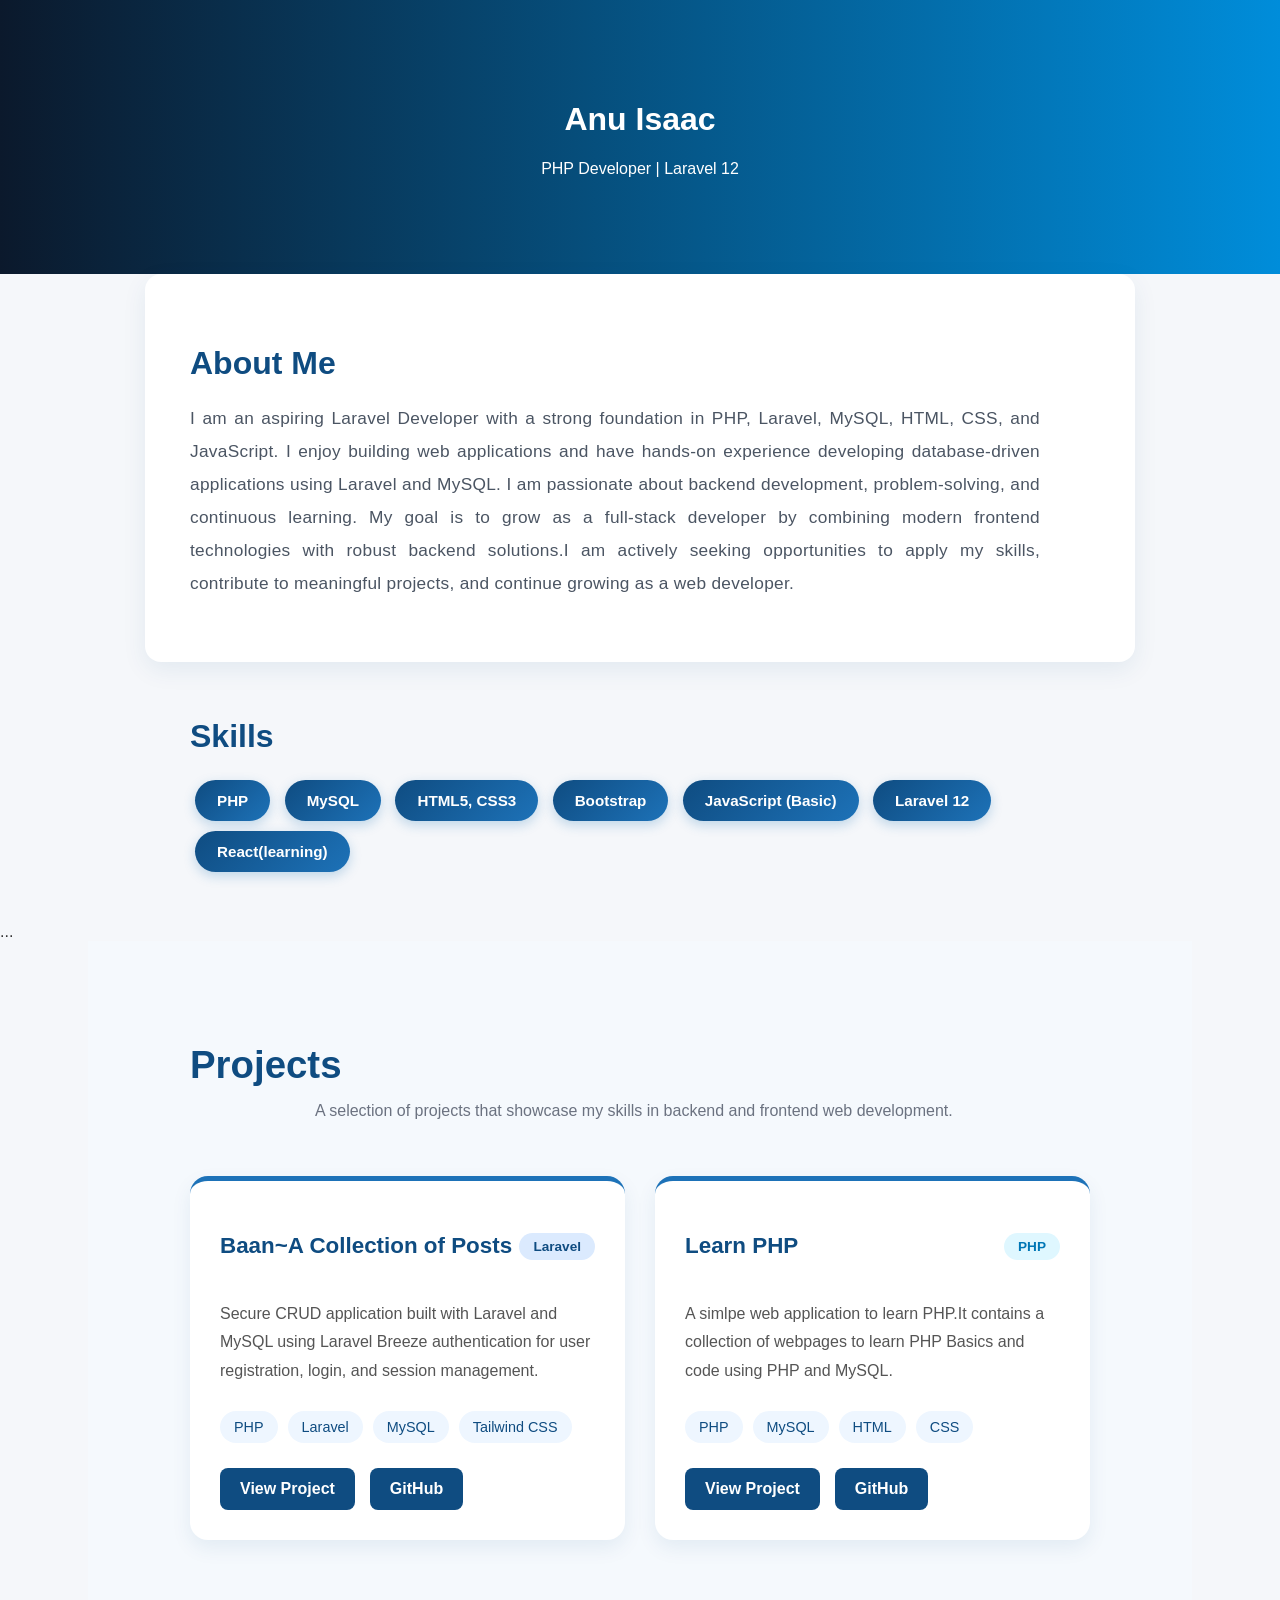
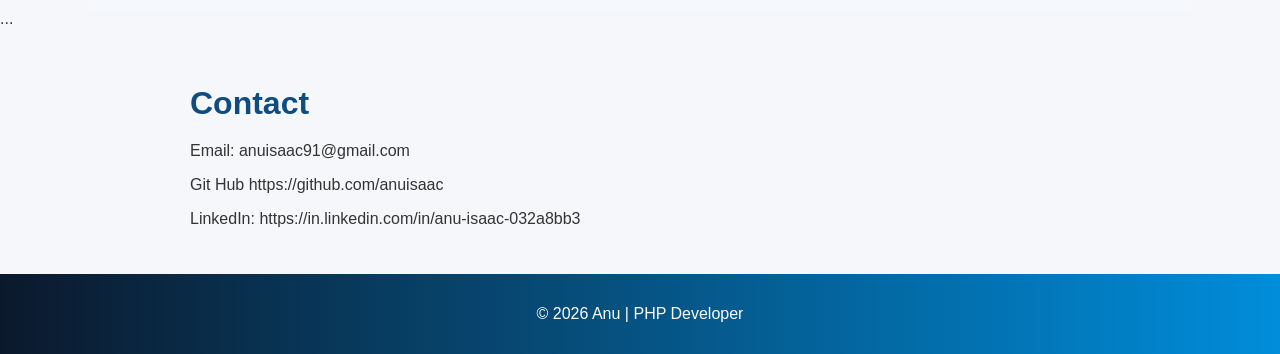
<file: index.html>
<!DOCTYPE html>
<html lang="en">
<head>
    <meta charset="UTF-8">
    <title>Anu | PHP Developer</title>
    <link rel="stylesheet" href="style.css">
</head>
<body>

<header>
    <h1>Anu Isaac</h1>
    <p>PHP Developer | Laravel 12</p>
</header>

<section class="about">
    <h2>About Me</h2>
    <p class="about-text">
        I am an aspiring Laravel Developer with a strong foundation in PHP, Laravel, MySQL, HTML, CSS, and JavaScript. I enjoy building web applications and have hands-on experience developing database-driven applications using Laravel and MySQL. I am passionate about backend development, problem-solving, and continuous learning. My goal is to grow as a full-stack developer by combining modern frontend technologies with robust backend solutions.I am actively seeking opportunities to apply my skills, contribute to meaningful projects, and continue growing as a web developer.

    </p>
</section>

<section class="skills">
    <h2>Skills</h2>
    <ul>
        <li>PHP</li>
        <li>MySQL</li>
        <li>HTML5, CSS3</li>
        <li>Bootstrap</li>
        <li>JavaScript (Basic)</li>
        <li>Laravel 12</li>
        <li>React(learning)</li>
    </ul>
</section>


...
<section class="projects">

    <h2>Projects</h2>

    <p class="projects-subtitle">
        A selection of projects that showcase my skills in backend and frontend web development.
    </p>

    <div class="project-grid">

        <div class="project-card">

            <div class="project-header">
                <h3>Baan~A Collection of Posts</h3>
                <span class="project-tag">Laravel</span>
            </div>

            <p>
                Secure CRUD application built with Laravel and MySQL using
                Laravel Breeze authentication for user registration, login,
                and session management.
            </p>

            <div class="tech-stack">
                <span>PHP</span>
                <span>Laravel</span>
                <span>MySQL</span>
                <span>Tailwind CSS</span>
            </div>

            <div class="project-buttons">
                <a href="baan.html">View Project</a>
                <a href="https://github.com/anuisaac/Baan.git">GitHub</a>
            </div>

        </div>

        <div class="project-card">

            <div class="project-header">
                <h3>Learn PHP</h3>
                <span class="project-tag react">PHP</span>
            </div>

            <p>
                A simlpe web application to learn PHP.It contains a collection of webpages to learn PHP Basics and code using PHP and MySQL.
            </p>

            <div class="tech-stack">
                <span>PHP</span>
                <span>MySQL</span>
                <span>HTML</span>
                <span>CSS</span>
                
            </div>

            <div class="project-buttons">
                <a href="#">View Project</a>
                <a href="https://github.com/anuisaac/Learn-PHP.git">GitHub</a>
            </div>

        </div>

    </div>

</section>
...

<section class="contact">
    <h2>Contact</h2>
    <p>Email: anuisaac91@gmail.com</p>
    <p>Git Hub https://github.com/anuisaac</p>
    <p>LinkedIn: https://in.linkedin.com/in/anu-isaac-032a8bb3</p>
</section>

<footer>
    <p>© 2026 Anu | PHP Developer</p>
</footer>

</body>
</html>
</file>
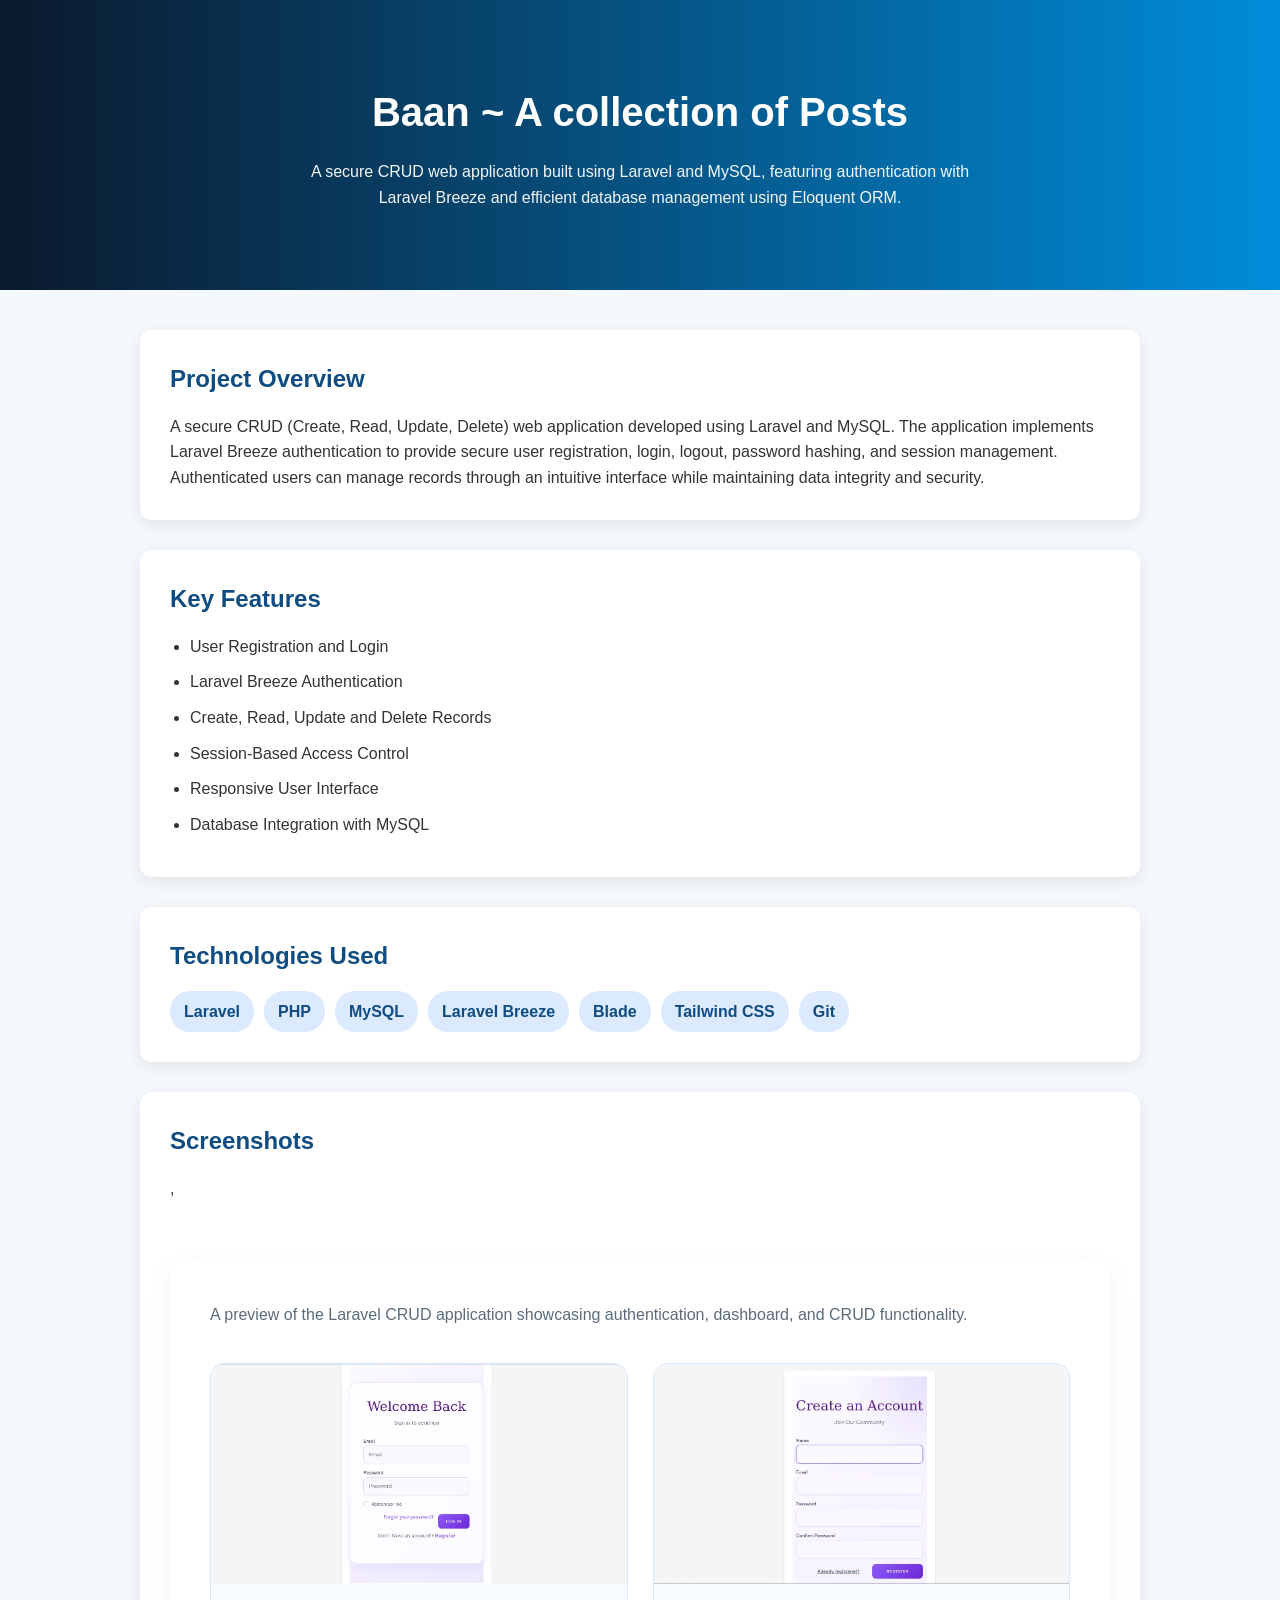
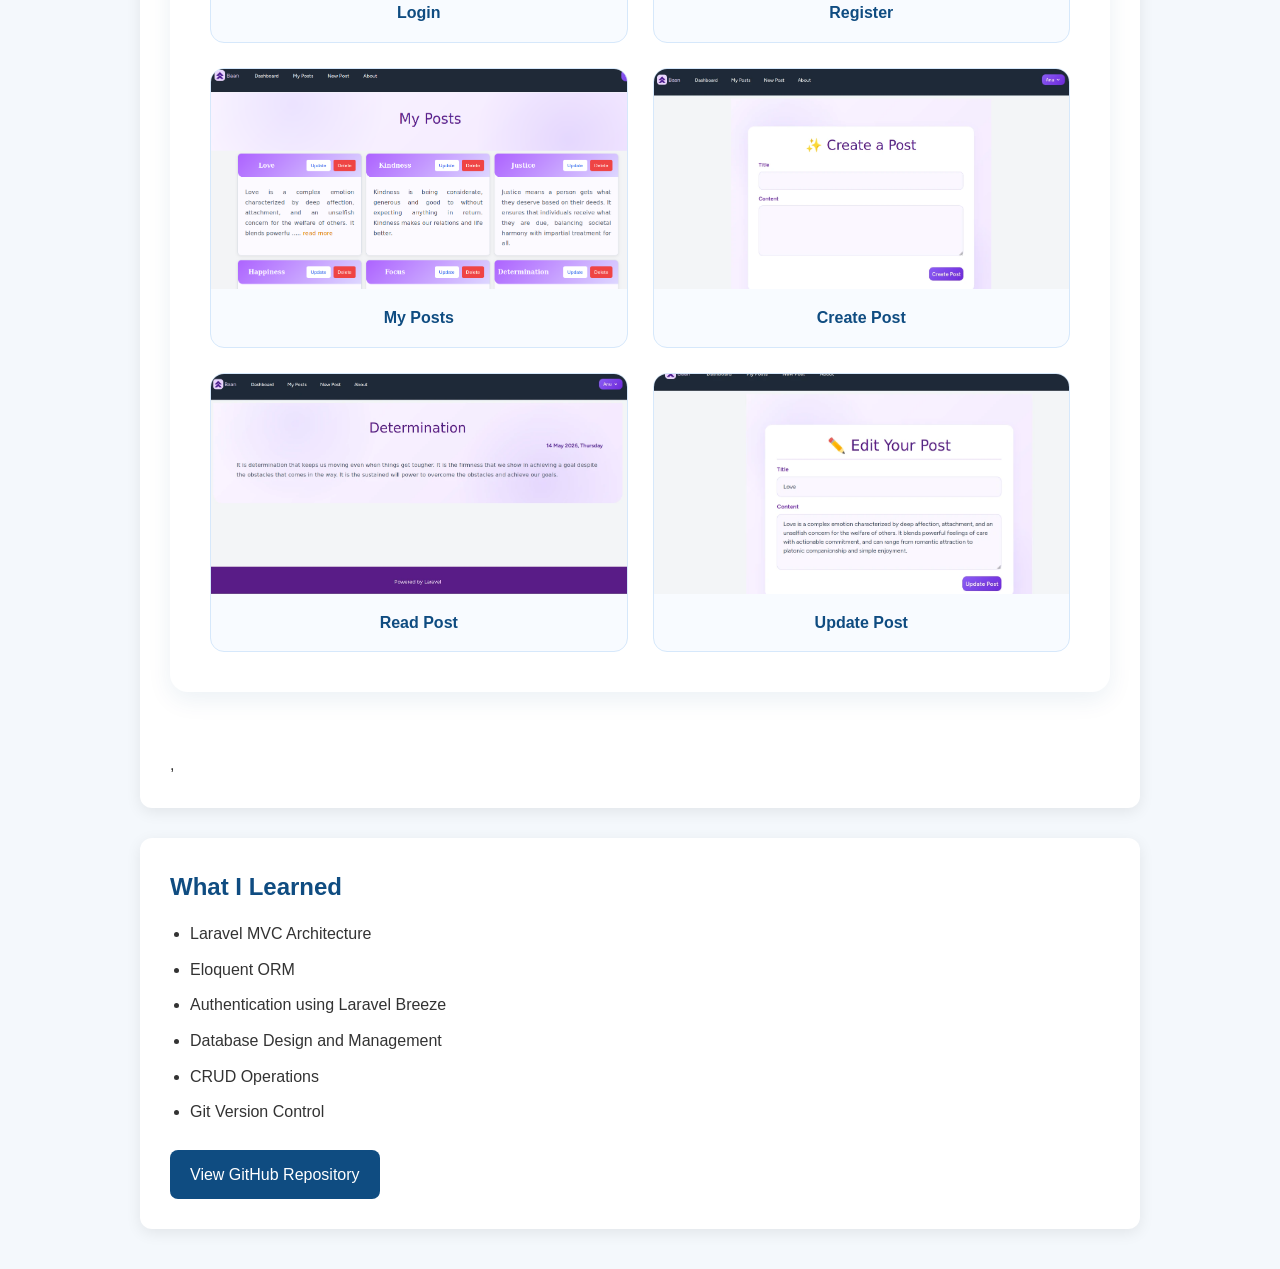
<file: baan.html>
<!DOCTYPE html>

<html lang="en">
<head>
    <meta charset="UTF-8">
    <meta name="viewport" content="width=device-width, initial-scale=1.0">
    <title>Baan</title>
    <style>
        *{
            margin:0;
            padding:0;
            box-sizing:border-box;
        }


    body{
        font-family:Segoe UI, sans-serif;
        background:#f4f8fc;
        color:#333;
        line-height:1.6;
    }

    .hero{
       
        background: linear-gradient(90deg, #0B192C 0%, #008DDA 100%);

        color:white;
        padding:80px 20px;
        text-align:center;
    }

    .hero h1{
        font-size:2.5rem;
        margin-bottom:15px;
    }

    .hero p{
        max-width:700px;
        margin:auto;
        opacity:0.95;
    }

    .container{
        width:90%;
        max-width:1000px;
        margin:40px auto;
    }

    .card{
        background:white;
        padding:30px;
        border-radius:12px;
        box-shadow:0 4px 15px rgba(0,0,0,0.08);
        margin-bottom:30px;
    }

    h2{
        color:#0f4c81;
        margin-bottom:15px;
    }

    ul{
        padding-left:20px;
    }

    li{
        margin-bottom:10px;
    }

    .tech{
        display:flex;
        flex-wrap:wrap;
        gap:10px;
    }

    .badge{
        background:#dbeafe;
        color:#0f4c81;
        padding:8px 14px;
        border-radius:20px;
        font-weight:600;
    }

    .screenshots{
        display:grid;
        grid-template-columns:repeat(auto-fit,minmax(250px,1fr));
        gap:20px;
    }

    .placeholder{
        height:180px;
        background:#eaf2fb;
        border:2px dashed #7aa8d8;
        display:flex;
        align-items:center;
        justify-content:center;
        border-radius:10px;
        color:#0f4c81;
        font-weight:600;
    }

    .btn{
        display:inline-block;
        background:#0f4c81;
        color:white;
        padding:12px 20px;
        text-decoration:none;
        border-radius:8px;
        margin-top:15px;
    }

    .btn:hover{
        background:#1d72b8;
    }

    .screenshots-section{
    margin:60px 0;
    padding:40px;
    background:#ffffff;
    border-radius:18px;
    box-shadow:0 8px 25px rgba(15,76,129,.08);
}

.screenshots-section h2{
    color:#0f4c81;
    margin-bottom:10px;
    font-size:2rem;
}

.section-text{
    color:#5c6b7a;
    margin-bottom:35px;
    line-height:1.7;
}

.gallery{
    display:grid;
    grid-template-columns:repeat(auto-fit,minmax(280px,1fr));
    gap:25px;
}

.image-card{
    background:#f8fbff;
    border-radius:14px;
    overflow:hidden;
    border:1px solid #d6e8fb;
    transition:.3s ease;
}

.image-card:hover{
    transform:translateY(-8px);
    box-shadow:0 12px 28px rgba(29,114,184,.18);
}

.image-card img{
    width:100%;
    height:220px;
    object-fit:cover;
    display:block;
}

.image-card h3{
    text-align:center;
    padding:16px;
    color:#0f4c81;
    font-size:1rem;
    font-weight:600;
}
    
</style>


</head>
<body>

<section class="hero">
    <h1>Baan ~ A collection of Posts</h1>
    <p>
        A secure CRUD web application built using Laravel and MySQL,
        featuring authentication with Laravel Breeze and efficient
        database management using Eloquent ORM.
    </p>
</section>

<div class="container">

<div class="card">
    <h2>Project Overview</h2>
    <p>
        A secure CRUD (Create, Read, Update, Delete) web application
        developed using Laravel and MySQL. The application implements
        Laravel Breeze authentication to provide secure user registration,
        login, logout, password hashing, and session management.
        Authenticated users can manage records through an intuitive
        interface while maintaining data integrity and security.
    </p>
</div>

<div class="card">
    <h2>Key Features</h2>
    <ul>
        <li>User Registration and Login</li>
        <li>Laravel Breeze Authentication</li>
        <li>Create, Read, Update and Delete Records</li>
        <li>Session-Based Access Control</li>
        <li>Responsive User Interface</li>
        <li>Database Integration with MySQL</li>
        
    </ul>
</div>

<div class="card">
    <h2>Technologies Used</h2>
    <div class="tech">
        <span class="badge">Laravel</span>
        <span class="badge">PHP</span>
        <span class="badge">MySQL</span>
        <span class="badge">Laravel Breeze</span>
        <span class="badge">Blade</span>
        <span class="badge">Tailwind CSS</span>
        <span class="badge">Git</span>
    </div>
</div>

<div class="card">
    <h2>Screenshots</h2>
    
    ,
    <section class="screenshots-section">

    
    <p class="section-text">
        A preview of the Laravel CRUD application showcasing authentication,
        dashboard, and CRUD functionality.
    </p>

    <div class="gallery">

        <div class="image-card">
            <img src="images/login.webp" alt="Login Page">
            <h3>Login</h3>
        </div>
        
        <div class="image-card">
            <img src="images/register.webp" alt="Login Page">
            <h3>Register</h3>
        </div>

        <div class="image-card">
            <img src="images/home.webp" alt="My Posts">
            <h3>My Posts</h3>
        </div>

        <div class="image-card">
            <img src="images/create.webp" alt="Create Post">
            <h3>Create Post</h3>
        </div>
        
        <div class="image-card">
            <img src="images/read.webp" alt="Create Post">
            <h3>Read Post</h3>
        </div>

        <div class="image-card">
            <img src="images/update.webp" alt="Update Post">
            <h3>Update Post</h3>
        </div>

    </div>

</section>
,
    
    
 
</div>

<div class="card">
    <h2>What I Learned</h2>
    <ul>
        <li>Laravel MVC Architecture</li>
        <li>Eloquent ORM</li>
        <li>Authentication using Laravel Breeze</li>
        <li>Database Design and Management</li>
        <li>CRUD Operations</li>
        <li>Git Version Control</li>
    </ul>

    <a href="https://github.com/anuisaac/Baan.git" class="btn">View GitHub Repository</a>
</div>

</div>

</body>
</html>
</file>
<file: style.css>
body {
    font-family: Arial, sans-serif;
    margin: 0;
    background-color: #f5f7fa;
    color: #333;
}

header {
    background: linear-gradient(90deg, #0B192C 0%, #008DDA 100%);
    color: white;
     padding:80px 20px;
    text-align: center;
}
.about{
   background: #ffffff;
    padding: 45px;
    border-radius: 16px;
    box-shadow: 0 8px 25px rgba(15, 76, 129, 0.08);
}
section {
    padding: 30px;
    max-width: 900px;
    margin: auto;
}

 h2 {
    color: #0f4c81;
    font-size: 2rem;
    margin-bottom: 20px;
    position: relative;
}
.h2::after {
    content: "";
    width: 70px;
    height: 4px;
    background: #1d72b8;
    display: block;
    margin-top: 8px;
    border-radius: 5px;
}
.about-text {
    font-size: 1.08rem;
    line-height: 1.9;
    color: #4b5563;
    text-align: justify;
    max-width: 850px;
    letter-spacing: 0.3px;
}
.skills ul {
    list-style: none;
    padding: 0;
}

.skills li {
    
    display: inline-block;
    margin: 5px;
    padding: 8px 12px;
    border-radius: 4px;
    
     padding: 12px 22px;
    background: linear-gradient(135deg, #0f4c81, #1d72b8);
    color: white;
    border-radius: 50px;
    font-size: 0.95rem;
    font-weight: 600;
    transition: 0.3s ease;
    cursor: default;
    box-shadow: 0 4px 12px rgba(29, 114, 184, 0.25);
}
.skills li:hover {
    transform: translateY(-4px);
    box-shadow: 0 10px 22px rgba(29, 114, 184, 0.35);
}

.projects{
    padding:70px 8%;
    background:#f5f9fd;
}

.projects h2{
    
    font-size:2.4rem;
    color:#0f4c81;
    margin-bottom:10px;
}

.projects-subtitle{
   
    color:#6b7280;
    max-width:650px;
    margin:0 auto 50px;
    line-height:1.8;
}

.project-grid{
    display:grid;
    grid-template-columns:repeat(auto-fit,minmax(340px,1fr));
    gap:30px;
}

.project-card{
    background:#fff;
    border-radius:18px;
    padding:30px;
    border-top:5px solid #1d72b8;
    box-shadow:0 8px 20px rgba(15,76,129,.08);
    transition:.35s ease;
}

.project-card:hover{
    transform:translateY(-8px);
    box-shadow:0 18px 35px rgba(15,76,129,.15);
}

.project-header{
    display:flex;
    justify-content:space-between;
    align-items:center;
    margin-bottom:18px;
}

.project-header h3{
    color:#0f4c81;
    font-size:1.4rem;
}

.project-tag{
    background:#dbeafe;
    color:#0f4c81;
    padding:6px 14px;
    border-radius:20px;
    font-size:.85rem;
    font-weight:600;
}

.react{
    background:#dff7ff;
    color:#0077b6;
}

.project-card p{
    color:#555;
    line-height:1.8;
    margin-bottom:25px;
}

.tech-stack{
    display:flex;
    flex-wrap:wrap;
    gap:10px;
    margin-bottom:25px;
}

.tech-stack span{
    background:#eef6ff;
    color:#0f4c81;
    padding:8px 14px;
    border-radius:20px;
    font-size:.9rem;
    font-weight:500;
}

.project-buttons{
    display:flex;
    gap:15px;
}

.project-buttons a{
    text-decoration:none;
    background:#0f4c81;
    color:white;
    padding:12px 20px;
    border-radius:8px;
    transition:.3s;
    font-weight:600;
}

.project-buttons a:hover{
    background:#1d72b8;
}

.project {
    background: white;
    padding: 20px;
    margin: 20px 0;
    border-radius: 6px;
    box-shadow: 0 0 10px rgba(0,0,0,0.05);
}

.project a {
    color: #2c3e50;
    text-decoration: none;
    font-weight: bold;
}

.project a:hover {
    text-decoration: underline;
}

footer {
     background: linear-gradient(90deg, #0B192C 0%, #008DDA 100%);
    color: white;
    text-align: center;
    padding: 15px;
}
</file>
